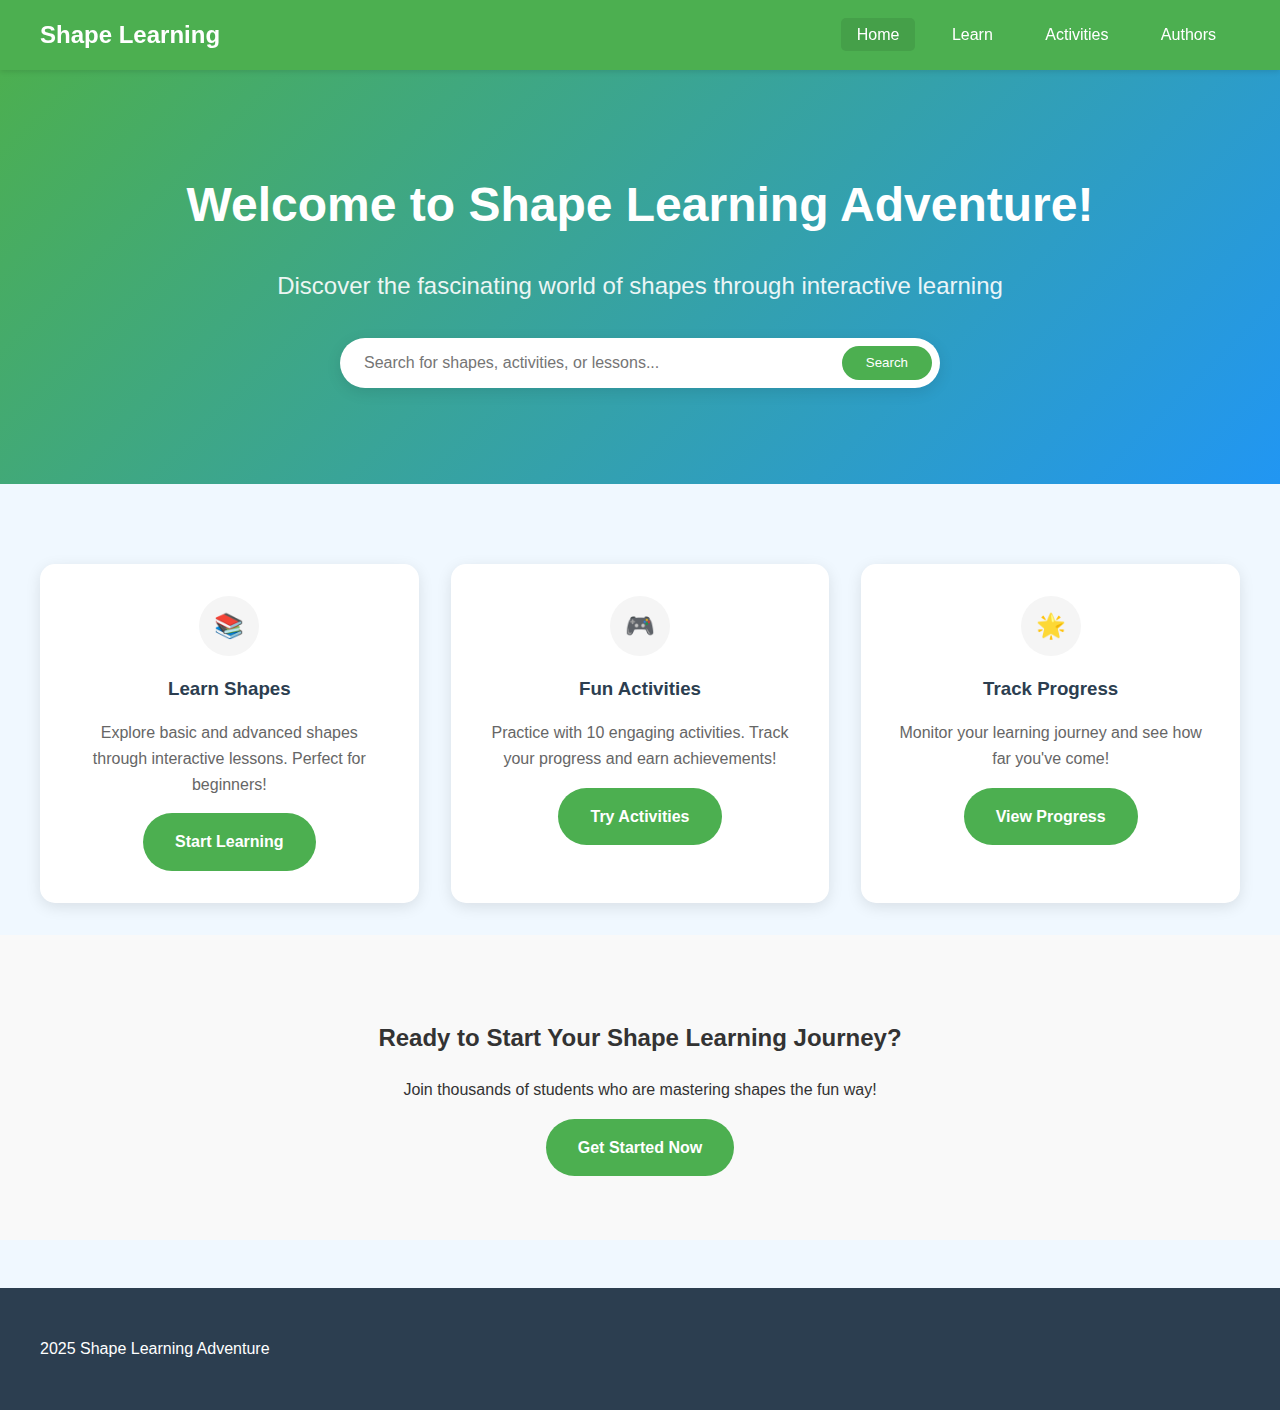
<file: index.html>
<!DOCTYPE html>
<html lang="en">
<head>
    <meta charset="UTF-8">
    <meta name="viewport" content="width=device-width, initial-scale=1.0">
    <title>Shape Learning Adventure</title>
    <link rel="stylesheet" href="styles.css">
    <style>
        .hero-section {
            background: linear-gradient(135deg, #4CAF50, #2196F3);
            color: white;
            padding: 4rem 2rem;
            text-align: center;
            margin-bottom: 3rem;
        }

        .hero-title {
            font-size: 3rem;
            margin-bottom: 1rem;
            animation: fadeInUp 1s ease;
        }

        .hero-subtitle {
            font-size: 1.5rem;
            margin-bottom: 2rem;
            opacity: 0.9;
        }

        .search-container {
            max-width: 600px;
            margin: 0 auto 2rem;
            padding: 0 1rem;
            position: relative;
        }

        .search-bar {
            display: flex;
            gap: 0.5rem;
            background: white;
            padding: 0.5rem;
            border-radius: 50px;
            box-shadow: 0 4px 15px rgba(0,0,0,0.1);
        }

        .search-input {
            flex: 1;
            border: none;
            padding: 0.5rem 1rem;
            font-size: 1rem;
            outline: none;
            border-radius: 25px;
        }

        .search-button {
            background: #4CAF50;
            color: white;
            border: none;
            padding: 0.5rem 1.5rem;
            border-radius: 25px;
            cursor: pointer;
            transition: background 0.3s;
        }

        .search-button:hover {
            background: #45a049;
        }

        .search-results {
            position: absolute;
            top: 100%;
            left: 0;
            right: 0;
            background: white;
            border-radius: 10px;
            box-shadow: 0 4px 15px rgba(0,0,0,0.1);
            margin-top: 0.5rem;
            max-height: 300px;
            overflow-y: auto;
            display: none;
        }

        .search-results.active {
            display: block;
        }

        .result-item {
            padding: 1rem;
            border-bottom: 1px solid #eee;
            display: flex;
            align-items: center;
            gap: 1rem;
            cursor: pointer;
            transition: background 0.3s;
        }

        .result-item:last-child {
            border-bottom: none;
        }

        .result-item:hover {
            background: #f5f5f5;
        }

        .result-icon {
            width: 40px;
            height: 40px;
            background: #f0f0f0;
            border-radius: 50%;
            display: flex;
            align-items: center;
            justify-content: center;
            font-size: 1.2rem;
        }

        .result-content {
            flex: 1;
        }

        .result-title {
            font-weight: bold;
            color: #2c3e50;
            margin-bottom: 0.25rem;
        }

        .result-category {
            font-size: 0.9rem;
            color: #666;
        }

        .no-results {
            padding: 1rem;
            text-align: center;
            color: #666;
        }

        .features-grid {
            display: grid;
            grid-template-columns: repeat(auto-fit, minmax(250px, 1fr));
            gap: 2rem;
            padding: 2rem;
            max-width: 1200px;
            margin: 0 auto;
        }

        .feature-card {
            background: white;
            border-radius: 15px;
            padding: 2rem;
            text-align: center;
            box-shadow: 0 4px 15px rgba(0,0,0,0.1);
            transition: transform 0.3s;
        }

        .feature-card:hover {
            transform: translateY(-10px);
        }

        .feature-icon {
            width: 60px;
            height: 60px;
            margin: 0 auto 1rem;
            background: #f5f5f5;
            border-radius: 50%;
            display: flex;
            align-items: center;
            justify-content: center;
            font-size: 1.5rem;
        }

        .feature-title {
            color: #2c3e50;
            margin-bottom: 1rem;
        }

        .feature-description {
            color: #666;
            line-height: 1.6;
        }

        .cta-section {
            text-align: center;
            padding: 4rem 2rem;
            background: #f9f9f9;
        }

        .cta-button {
            display: inline-block;
            background: #4CAF50;
            color: white;
            padding: 1rem 2rem;
            border-radius: 50px;
            text-decoration: none;
            font-weight: bold;
            transition: background 0.3s;
        }

        .cta-button:hover {
            background: #45a049;
        }

        @keyframes fadeInUp {
            from {
                opacity: 0;
                transform: translateY(20px);
            }
            to {
                opacity: 1;
                transform: translateY(0);
            }
        }
    </style>
</head>
<body>
    <nav>
        <div class="nav-content">
            <a href="index.html" class="logo">Shape Learning</a>
            <div class="nav-links">
                <a href="index.html" class="active">Home</a>
                <a href="learn.html">Learn</a>
                <a href="activities.html">Activities</a>
                <a href="authors.html">Authors</a>
            </div>
        </div>
    </nav>

    <div class="hero-section">
        <h1 class="hero-title">Welcome to Shape Learning Adventure!</h1>
        <p class="hero-subtitle">Discover the fascinating world of shapes through interactive learning</p>
        
        <div class="search-container">
            <div class="search-bar">
                <input type="text" class="search-input" placeholder="Search for shapes, activities, or lessons..." id="searchInput" oninput="performSearch()">
                <button class="search-button" onclick="performSearch()">Search</button>
            </div>
            <div class="search-results" id="searchResults"></div>
        </div>
    </div>

    <div class="features-grid">
        <div class="feature-card">
            <div class="feature-icon">📚</div>
            <h3 class="feature-title">Learn Shapes</h3>
            <p class="feature-description">Explore basic and advanced shapes through interactive lessons. Perfect for beginners!</p>
            <a href="learn.html" class="cta-button">Start Learning</a>
        </div>

        <div class="feature-card">
            <div class="feature-icon">🎮</div>
            <h3 class="feature-title">Fun Activities</h3>
            <p class="feature-description">Practice with 10 engaging activities. Track your progress and earn achievements!</p>
            <a href="activities.html" class="cta-button">Try Activities</a>
        </div>

        <div class="feature-card">
            <div class="feature-icon">🌟</div>
            <h3 class="feature-title">Track Progress</h3>
            <p class="feature-description">Monitor your learning journey and see how far you've come!</p>
            <a href="activities.html" class="cta-button">View Progress</a>
        </div>
    </div>

    <div class="cta-section">
        <h2>Ready to Start Your Shape Learning Journey?</h2>
        <p>Join thousands of students who are mastering shapes the fun way!</p>
        <a href="learn.html" class="cta-button">Get Started Now</a>
    </div>

    <footer>
        <div class="footer-content">
            <div class="copyright">
                <p> 2025 Shape Learning Adventure</p>
            </div>
        </div>
    </footer>

    <script>
        const searchableContent = {
            shapes: [
                { title: 'Circle', description: 'A round shape with no corners', icon: '⭕', link: 'learn.html#circle' },
                { title: 'Square', description: 'A shape with 4 equal sides', icon: '⬛', link: 'learn.html#square' },
                { title: 'Triangle', description: 'A shape with 3 sides', icon: '△', link: 'learn.html#triangle' },
                { title: 'Rectangle', description: 'A shape with 4 sides and 2 pairs of equal sides', icon: '▭', link: 'learn.html#rectangle' }
            ],
            activities: [
                { title: 'Shape Identification', description: 'Learn to identify different shapes', icon: '🎯', link: 'activities.html#activity1' },
                { title: 'Count the Sides', description: 'Practice counting sides of shapes', icon: '🔢', link: 'activities.html#activity2' },
                { title: 'Shape Properties', description: 'Learn about shape properties', icon: '📐', link: 'activities.html#activity3' },
                { title: 'Real World Shapes', description: 'Find shapes in everyday objects', icon: '🏠', link: 'activities.html#activity4' },
                { title: 'Drawing Practice', description: 'Practice drawing shapes', icon: '✏️', link: 'activities.html#activity5' },
                { title: 'Pattern Recognition', description: 'Find patterns in shapes', icon: '🔄', link: 'activities.html#activity6' },
                { title: 'Angles Counter', description: 'Count angles in shapes', icon: '📏', link: 'activities.html#activity7' },
                { title: 'Shape Symmetry', description: 'Learn about shape symmetry', icon: '🔄', link: 'activities.html#activity8' },
                { title: 'Shape Composition', description: 'Create complex shapes', icon: '🎨', link: 'activities.html#activity9' },
                { title: '3D Shapes', description: 'Explore 3D shapes', icon: '📦', link: 'activities.html#activity10' }
            ],
            lessons: [
                { title: 'Basic Shapes Introduction', description: 'Learn about basic shapes', icon: '📚', link: 'learn.html#basics' },
                { title: 'Shape Properties', description: 'Understand shape properties', icon: '📐', link: 'learn.html#properties' },
                { title: 'Geometric Patterns', description: 'Explore patterns in shapes', icon: '🔄', link: 'learn.html#patterns' },
                { title: '2D Shapes', description: 'Learn about flat shapes', icon: '⭕', link: 'learn.html#2d' },
                { title: '3D Shapes', description: 'Explore three-dimensional shapes', icon: '📦', link: 'learn.html#3d' }
            ]
        };

        function performSearch() {
            const searchInput = document.getElementById('searchInput').value.toLowerCase();
            const resultsContainer = document.getElementById('searchResults');
            
            if (searchInput.length < 2) {
                resultsContainer.classList.remove('active');
                return;
            }

            let resultsHtml = '';
            let resultsFound = false;

            // Search through all categories
            for (const category in searchableContent) {
                const matchingItems = searchableContent[category].filter(item => 
                    item.title.toLowerCase().includes(searchInput) || 
                    item.description.toLowerCase().includes(searchInput)
                );

                matchingItems.forEach(item => {
                    resultsFound = true;
                    resultsHtml += `
                        <a href="${item.link}" class="result-item">
                            <div class="result-icon">${item.icon}</div>
                            <div class="result-content">
                                <div class="result-title">${item.title}</div>
                                <div class="result-category">${category.charAt(0).toUpperCase() + category.slice(1)} - ${item.description}</div>
                            </div>
                        </a>
                    `;
                });
            }

            if (!resultsFound) {
                resultsHtml = '<div class="no-results">No matching content found. Try different keywords!</div>';
            }

            resultsContainer.innerHTML = resultsHtml;
            resultsContainer.classList.add('active');
        }

        // Close search results when clicking outside
        document.addEventListener('click', function(event) {
            const searchContainer = document.querySelector('.search-container');
            const searchResults = document.getElementById('searchResults');
            
            if (!searchContainer.contains(event.target)) {
                searchResults.classList.remove('active');
            }
        });
    </script>
</body>
</html>
</file>
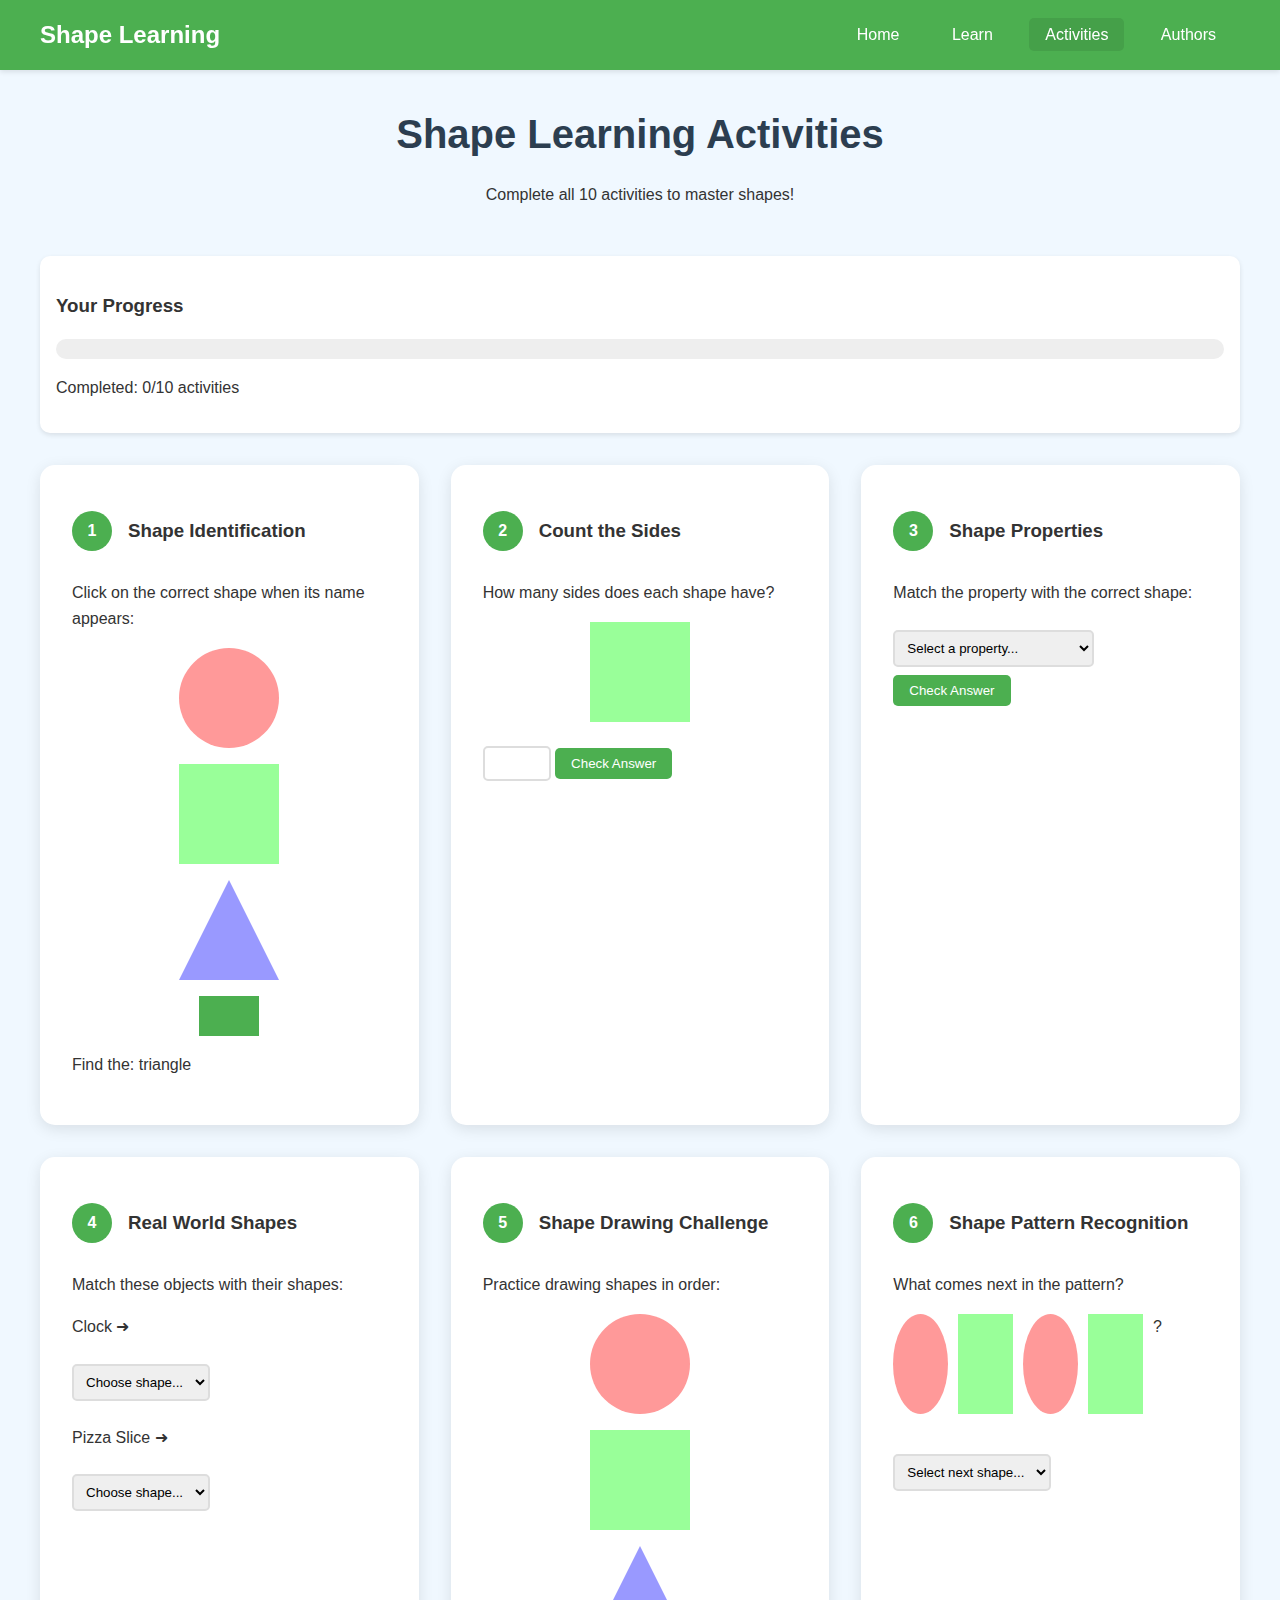
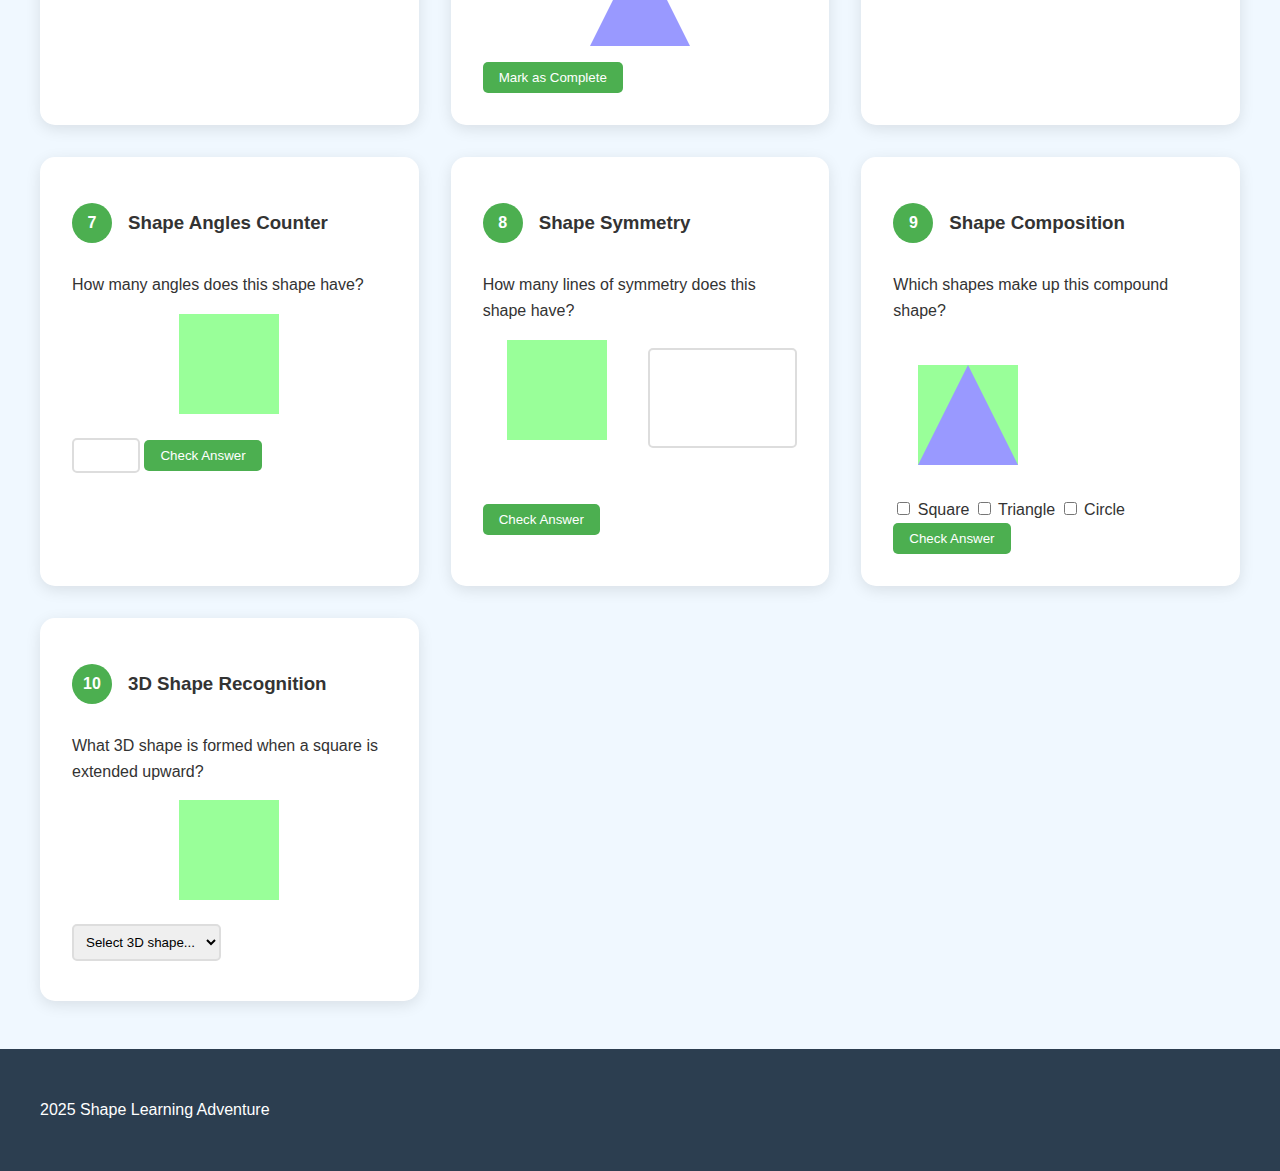
<file: activities.html>
<!DOCTYPE html>
<html lang="en">
<head>
    <meta charset="UTF-8">
    <meta name="viewport" content="width=device-width, initial-scale=1.0">
    <title>Shape Learning Activities</title>
    <link rel="stylesheet" href="styles.css">
    <style>
        .activity-progress {
            background: white;
            padding: 1rem;
            border-radius: 10px;
            margin-bottom: 2rem;
            box-shadow: 0 2px 5px rgba(0,0,0,0.1);
        }
        .progress-bar {
            background: #eee;
            height: 20px;
            border-radius: 10px;
            overflow: hidden;
        }
        .progress-fill {
            background: linear-gradient(45deg, #4CAF50, #2196F3);
            height: 100%;
            width: 0%;
            transition: width 0.5s;
        }
        .activity-grid {
            display: grid;
            grid-template-columns: repeat(auto-fit, minmax(300px, 1fr));
            gap: 2rem;
        }
        .activity-card {
            background: white;
            padding: 2rem;
            border-radius: 15px;
            box-shadow: 0 4px 15px rgba(0,0,0,0.1);
            transition: transform 0.3s;
        }
        .activity-card:hover {
            transform: translateY(-5px);
        }
        .activity-header {
            display: flex;
            align-items: center;
            margin-bottom: 1rem;
        }
        .activity-number {
            width: 40px;
            height: 40px;
            background: #4CAF50;
            color: white;
            border-radius: 50%;
            display: flex;
            align-items: center;
            justify-content: center;
            font-weight: bold;
            margin-right: 1rem;
        }
        .shape-input {
            padding: 0.5rem;
            border: 2px solid #ddd;
            border-radius: 5px;
            margin: 0.5rem 0;
        }
        .check-button {
            background: #4CAF50;
            color: white;
            border: none;
            padding: 0.5rem 1rem;
            border-radius: 5px;
            cursor: pointer;
            transition: background 0.3s;
        }
        .check-button:hover {
            background: #45a049;
        }
        .result-message {
            margin-top: 1rem;
            padding: 0.5rem;
            border-radius: 5px;
            display: none;
        }
        .correct {
            background: #e8f5e9;
            color: #2e7d32;
        }
        .wrong {
            background: #ffebee;
            color: #c62828;
        }
        .shape-grid {
            display: grid;
            grid-template-columns: repeat(2, 1fr);
            gap: 1rem;
        }
        .shape-option {
            padding: 10px;
            border: 2px solid #ddd;
            border-radius: 5px;
            cursor: pointer;
        }
        .shape-option:hover {
            background: #f0f0f0;
        }
        .shape-pattern {
            display: flex;
            gap: 10px;
            margin: 1rem 0;
        }
        .pattern-shape {
            width: 40px;
            height: 40px;
            border: 2px solid #4CAF50;
        }
        .drawing-canvas {
            border: 2px solid #ddd;
            border-radius: 5px;
            margin: 1rem 0;
        }
    </style>
</head>
<body>
    <nav>
        <div class="nav-content">
            <a href="index.html" class="logo">Shape Learning</a>
            <div class="nav-links">
                <a href="index.html">Home</a>
                <a href="learn.html">Learn</a>
                <a href="activities.html" class="active">Activities</a>
                <a href="authors.html">Authors</a>
            </div>
        </div>
    </nav>

    <main>
        <section class="page-header">
            <h1>Shape Learning Activities</h1>
            <p>Complete all 10 activities to master shapes!</p>
        </section>

        <div class="activity-progress">
            <h3>Your Progress</h3>
            <div class="progress-bar">
                <div class="progress-fill" id="progressBar"></div>
            </div>
            <p>Completed: <span id="completedCount">0</span>/10 activities</p>
        </div>

        <div class="activity-grid">
            <div class="activity-card">
                <div class="activity-header">
                    <div class="activity-number">1</div>
                    <h3>Shape Identification</h3>
                </div>
                <p>Click on the correct shape when its name appears:</p>
                <div id="shape-display" class="shapes-container"></div>
                <p id="shape-question">Find the: <span id="target-shape">Circle</span></p>
                <p class="result-message" id="result1"></p>
            </div>

            <div class="activity-card">
                <div class="activity-header">
                    <div class="activity-number">2</div>
                    <h3>Count the Sides</h3>
                </div>
                <p>How many sides does each shape have?</p>
                <div class="shape square"></div>
                <input type="number" class="shape-input" min="0" max="10" id="sidesInput">
                <button class="check-button" onclick="checkSides(4)">Check Answer</button>
                <p class="result-message" id="result2"></p>
            </div>

            <div class="activity-card">
                <div class="activity-header">
                    <div class="activity-number">3</div>
                    <h3>Shape Properties</h3>
                </div>
                <p>Match the property with the correct shape:</p>
                <select class="shape-input" id="propertySelect">
                    <option value="">Select a property...</option>
                    <option value="circle">No corners, perfectly round</option>
                    <option value="square">4 equal sides and angles</option>
                    <option value="triangle">3 sides and angles</option>
                </select>
                <button class="check-button" onclick="checkProperty()">Check Answer</button>
                <p class="result-message" id="result3"></p>
            </div>

            <div class="activity-card">
                <div class="activity-header">
                    <div class="activity-number">4</div>
                    <h3>Real World Shapes</h3>
                </div>
                <p>Match these objects with their shapes:</p>
                <div class="matching-pairs">
                    <div class="match-item">
                        <p>Clock ➜</p>
                        <select class="shape-input" onchange="checkMatch(this, 'circle')">
                            <option value="">Choose shape...</option>
                            <option value="circle">Circle</option>
                            <option value="square">Square</option>
                            <option value="triangle">Triangle</option>
                        </select>
                    </div>
                    <div class="match-item">
                        <p>Pizza Slice ➜</p>
                        <select class="shape-input" onchange="checkMatch(this, 'triangle')">
                            <option value="">Choose shape...</option>
                            <option value="circle">Circle</option>
                            <option value="square">Square</option>
                            <option value="triangle">Triangle</option>
                        </select>
                    </div>
                </div>
                <p class="result-message" id="result4"></p>
            </div>

            <div class="activity-card">
                <div class="activity-header">
                    <div class="activity-number">5</div>
                    <h3>Shape Drawing Challenge</h3>
                </div>
                <p>Practice drawing shapes in order:</p>
                <div class="drawing-sequence">
                    <div class="shape circle"></div>
                    <div class="shape square"></div>
                    <div class="shape triangle"></div>
                </div>
                <button class="check-button" onclick="completeDrawing()">Mark as Complete</button>
                <p class="result-message" id="result5"></p>
            </div>

            <div class="activity-card">
                <div class="activity-header">
                    <div class="activity-number">6</div>
                    <h3>Shape Pattern Recognition</h3>
                </div>
                <p>What comes next in the pattern?</p>
                <div class="shape-pattern">
                    <div class="shape circle"></div>
                    <div class="shape square"></div>
                    <div class="shape circle"></div>
                    <div class="shape square"></div>
                    <div class="shape">?</div>
                </div>
                <select class="shape-input" onchange="checkPattern(this)">
                    <option value="">Select next shape...</option>
                    <option value="circle">Circle</option>
                    <option value="square">Square</option>
                    <option value="triangle">Triangle</option>
                </select>
                <p class="result-message" id="result6"></p>
            </div>

            <div class="activity-card">
                <div class="activity-header">
                    <div class="activity-number">7</div>
                    <h3>Shape Angles Counter</h3>
                </div>
                <p>How many angles does this shape have?</p>
                <div class="shape square"></div>
                <input type="number" class="shape-input" min="0" max="10" id="angleInput">
                <button class="check-button" onclick="checkAngles(4)">Check Answer</button>
                <p class="result-message" id="result7"></p>
            </div>

            <div class="activity-card">
                <div class="activity-header">
                    <div class="activity-number">8</div>
                    <h3>Shape Symmetry</h3>
                </div>
                <p>How many lines of symmetry does this shape have?</p>
                <div class="shape-grid">
                    <div class="shape square"></div>
                    <input type="number" class="shape-input" min="0" max="10" id="symmetryInput">
                </div>
                <button class="check-button" onclick="checkSymmetry(4)">Check Answer</button>
                <p class="result-message" id="result8"></p>
            </div>

            <div class="activity-card">
                <div class="activity-header">
                    <div class="activity-number">9</div>
                    <h3>Shape Composition</h3>
                </div>
                <p>Which shapes make up this compound shape?</p>
                <div class="shape-composition">
                    <svg width="150" height="150" viewBox="0 0 150 150">
                        <rect x="25" y="25" width="100" height="100" fill="#99FF99"/>
                        <polygon points="75,25 125,125 25,125" fill="#9999FF"/>
                    </svg>
                </div>
                <div class="shape-options">
                    <label><input type="checkbox" value="square"> Square</label>
                    <label><input type="checkbox" value="triangle"> Triangle</label>
                    <label><input type="checkbox" value="circle"> Circle</label>
                </div>
                <button class="check-button" onclick="checkComposition(['square','triangle'])">Check Answer</button>
                <p class="result-message" id="result9"></p>
            </div>

            <div class="activity-card">
                <div class="activity-header">
                    <div class="activity-number">10</div>
                    <h3>3D Shape Recognition</h3>
                </div>
                <p>What 3D shape is formed when a square is extended upward?</p>
                <div class="shape square"></div>
                <select class="shape-input" onchange="check3DShape(this)">
                    <option value="">Select 3D shape...</option>
                    <option value="cube">Cube</option>
                    <option value="sphere">Sphere</option>
                    <option value="cylinder">Cylinder</option>
                    <option value="cone">Cone</option>
                </select>
                <p class="result-message" id="result10"></p>
            </div>
        </div>
    </main>

    <footer>
        <div class="footer-content">
            <div class="copyright">
                <p> 2025 Shape Learning Adventure</p>
            </div>
        </div>
    </footer>

    <script>
        // Track completed activities
        let completedActivities = new Set();
        const totalActivities = 10;

        // Update progress bar
        function updateProgress(activityNumber) {
            if (!completedActivities.has(activityNumber)) {
                completedActivities.add(activityNumber);
                const progress = (completedActivities.size / totalActivities) * 100;
                document.getElementById('progressBar').style.width = progress + '%';
                document.getElementById('completedCount').textContent = completedActivities.size;
            }
        }

        // Shape Identification Activity
        const shapes = ['circle', 'square', 'triangle', 'rectangle'];
        
        const shapeDisplay = document.getElementById('shape-display');
        
        shapes.forEach(shape => {
            const shapeDiv = document.createElement('div');
            shapeDiv.className = `shape ${shape}`;
            shapeDiv.onclick = () => checkShape(shape);
            shapeDisplay.appendChild(shapeDiv);
        });

        function checkShape(selectedShape) {
            const targetShape = document.getElementById('target-shape').textContent.toLowerCase();
            const result = document.getElementById('result1');
            
            if (selectedShape === targetShape) {
                result.textContent = 'Correct! Well done! ';
                result.className = 'result-message correct';
                result.style.display = 'block';
                updateProgress(1);
            } else {
                result.textContent = 'Try again! ';
                result.className = 'result-message wrong';
                result.style.display = 'block';
            }
        }

        // Count Sides Activity
        function checkSides(correctSides) {
            const input = document.getElementById('sidesInput');
            const result = document.getElementById('result2');
            
            if (parseInt(input.value) === correctSides) {
                result.textContent = 'Correct! Great job! ';
                result.className = 'result-message correct';
                result.style.display = 'block';
                updateProgress(2);
            } else {
                result.textContent = 'Try again! Count carefully ';
                result.className = 'result-message wrong';
                result.style.display = 'block';
            }
        }

        // Shape Properties Activity
        function checkProperty() {
            const select = document.getElementById('propertySelect');
            const result = document.getElementById('result3');
            
            if (select.value !== '') {
                result.textContent = 'Great job matching properties! ';
                result.className = 'result-message correct';
                result.style.display = 'block';
                updateProgress(3);
            }
        }

        // Real World Shapes Activity
        function checkMatch(select, correctShape) {
            const result = document.getElementById('result4');
            
            if (select.value === correctShape) {
                result.textContent = 'Correct match! ';
                result.className = 'result-message correct';
                result.style.display = 'block';
                updateProgress(4);
            } else if (select.value !== '') {
                result.textContent = 'Try another shape! ';
                result.className = 'result-message wrong';
                result.style.display = 'block';
            }
        }

        // Drawing Challenge Activity
        function completeDrawing() {
            const result = document.getElementById('result5');
            result.textContent = 'Great job practicing your shapes! ';
            result.className = 'result-message correct';
            result.style.display = 'block';
            updateProgress(5);
        }

        // Shape Pattern Recognition Activity
        function checkPattern(select) {
            const result = document.getElementById('result6');
            if (select.value === 'circle') {
                result.textContent = 'Correct! You found the pattern! ';
                result.className = 'result-message correct';
                result.style.display = 'block';
                updateProgress(6);
            } else if (select.value !== '') {
                result.textContent = 'Try again! Look at how the pattern repeats.';
                result.className = 'result-message wrong';
                result.style.display = 'block';
            }
        }

        // Shape Angles Counter Activity
        function checkAngles(correctAngles) {
            const input = document.getElementById('angleInput');
            const result = document.getElementById('result7');
            if (parseInt(input.value) === correctAngles) {
                result.textContent = 'Correct! This shape has ' + correctAngles + ' angles! ';
                result.className = 'result-message correct';
                result.style.display = 'block';
                updateProgress(7);
            } else {
                result.textContent = 'Try again! Count each corner of the shape.';
                result.className = 'result-message wrong';
                result.style.display = 'block';
            }
        }

        // Shape Symmetry Activity
        function checkSymmetry(correctLines) {
            const input = document.getElementById('symmetryInput');
            const result = document.getElementById('result8');
            if (parseInt(input.value) === correctLines) {
                result.textContent = 'Correct! A square has ' + correctLines + ' lines of symmetry! ';
                result.className = 'result-message correct';
                result.style.display = 'block';
                updateProgress(8);
            } else {
                result.textContent = 'Try again! Think about all the ways you can fold the shape in half.';
                result.className = 'result-message wrong';
                result.style.display = 'block';
            }
        }

        // Shape Composition Activity
        function checkComposition(correctShapes) {
            const checkboxes = document.querySelectorAll('input[type="checkbox"]:checked');
            const selected = Array.from(checkboxes).map(cb => cb.value);
            const result = document.getElementById('result9');
            
            if (selected.length === correctShapes.length && 
                selected.every(shape => correctShapes.includes(shape))) {
                result.textContent = 'Correct! You identified all the shapes! ';
                result.className = 'result-message correct';
                result.style.display = 'block';
                updateProgress(9);
            } else {
                result.textContent = 'Try again! Look carefully at the compound shape.';
                result.className = 'result-message wrong';
                result.style.display = 'block';
            }
        }

        // 3D Shape Recognition Activity
        function check3DShape(select) {
            const result = document.getElementById('result10');
            if (select.value === 'cube') {
                result.textContent = 'Correct! A square extended upward forms a cube! ';
                result.className = 'result-message correct';
                result.style.display = 'block';
                updateProgress(10);
            } else if (select.value !== '') {
                result.textContent = 'Try again! Think about what shape you get when you extend a square up.';
                result.className = 'result-message wrong';
                result.style.display = 'block';
            }
        }

        // Initialize with random shape
        document.getElementById('target-shape').textContent = shapes[Math.floor(Math.random() * shapes.length)];
    </script>
</body>
</html>
</file>
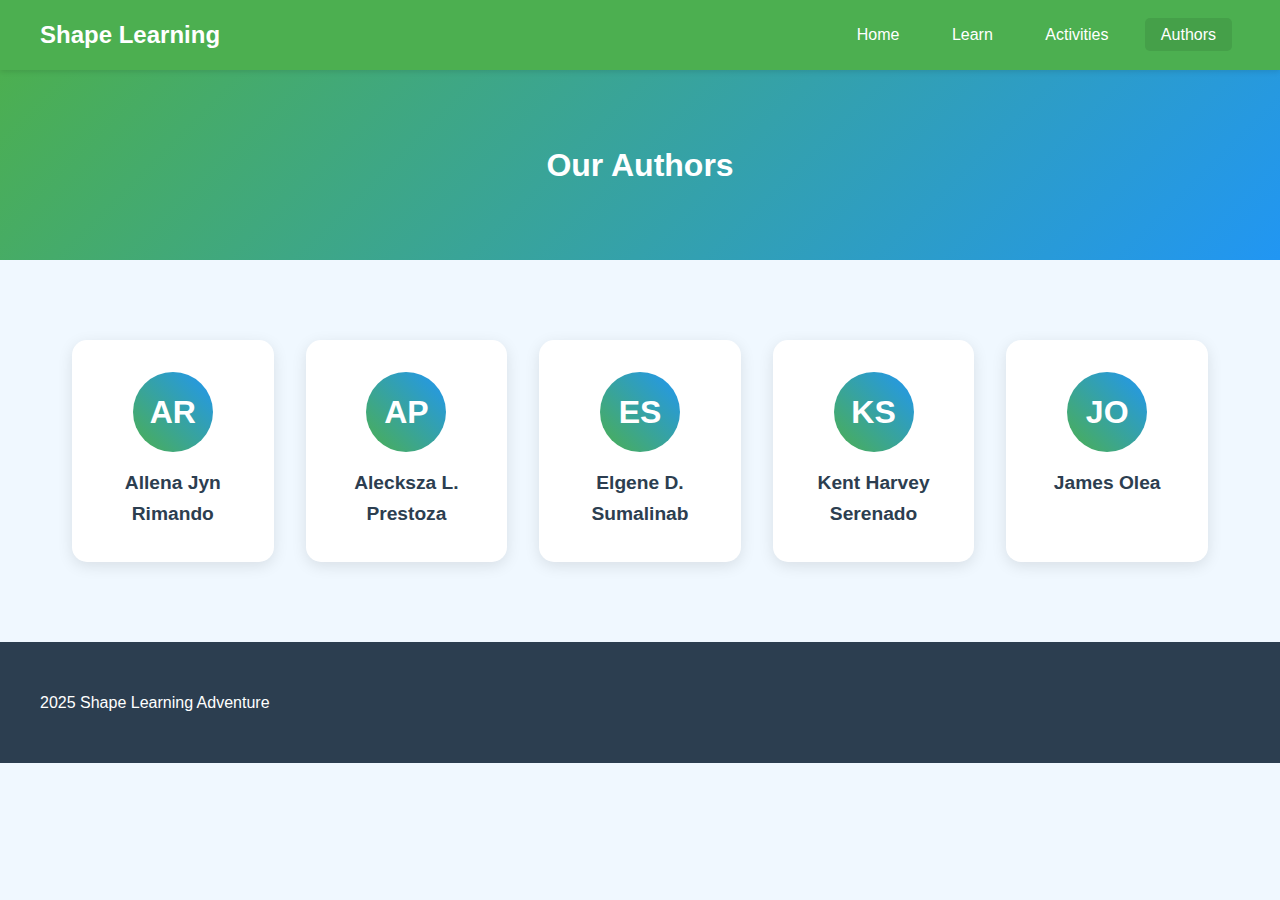
<file: authors.html>
<!DOCTYPE html>
<html lang="en">
<head>
    <meta charset="UTF-8">
    <meta name="viewport" content="width=device-width, initial-scale=1.0">
    <title>Meet Our Authors</title>
    <link rel="stylesheet" href="styles.css">
    <style>
        .authors-hero {
            background: linear-gradient(135deg, #4CAF50, #2196F3);
            color: white;
            padding: 3rem 2rem;
            text-align: center;
            margin-bottom: 3rem;
        }
        .authors-grid {
            display: grid;
            grid-template-columns: repeat(auto-fit, minmax(200px, 1fr));
            gap: 2rem;
            padding: 2rem;
        }
        .author-card {
            background: white;
            border-radius: 15px;
            padding: 2rem;
            text-align: center;
            box-shadow: 0 4px 15px rgba(0,0,0,0.1);
            transition: transform 0.3s;
        }
        .author-card:hover {
            transform: translateY(-10px);
        }
        .author-initial {
            width: 80px;
            height: 80px;
            border-radius: 50%;
            margin: 0 auto 1rem;
            background: linear-gradient(45deg, #4CAF50, #2196F3);
            display: flex;
            align-items: center;
            justify-content: center;
            color: white;
            font-size: 2rem;
            font-weight: bold;
        }
        .author-name {
            color: #2c3e50;
            font-size: 1.2rem;
            margin: 0;
            padding: 0;
        }
    </style>
</head>
<body>
    <nav>
        <div class="nav-content">
            <a href="index.html" class="logo">Shape Learning</a>
            <div class="nav-links">
                <a href="index.html">Home</a>
                <a href="learn.html">Learn</a>
                <a href="activities.html">Activities</a>
                <a href="authors.html" class="active">Authors</a>
            </div>
        </div>
    </nav>

    <div class="authors-hero">
        <h1>Our Authors</h1>
    </div>

    <main>
        <div class="authors-grid">
            <div class="author-card">
                <div class="author-initial">AR</div>
                <h2 class="author-name">Allena Jyn Rimando</h2>
            </div>

            <div class="author-card">
                <div class="author-initial">AP</div>
                <h2 class="author-name">Alecksza L. Prestoza</h2>
            </div>

            <div class="author-card">
                <div class="author-initial">ES</div>
                <h2 class="author-name">Elgene D. Sumalinab</h2>
            </div>

            <div class="author-card">
                <div class="author-initial">KS</div>
                <h2 class="author-name">Kent Harvey Serenado</h2>
            </div>

            <div class="author-card">
                <div class="author-initial">JO</div>
                <h2 class="author-name">James Olea</h2>
            </div>
        </div>
    </main>

    <footer>
        <div class="footer-content">
            <div class="copyright">
                <p> 2025 Shape Learning Adventure</p>
            </div>
        </div>
    </footer>
</body>
</html>
</file>
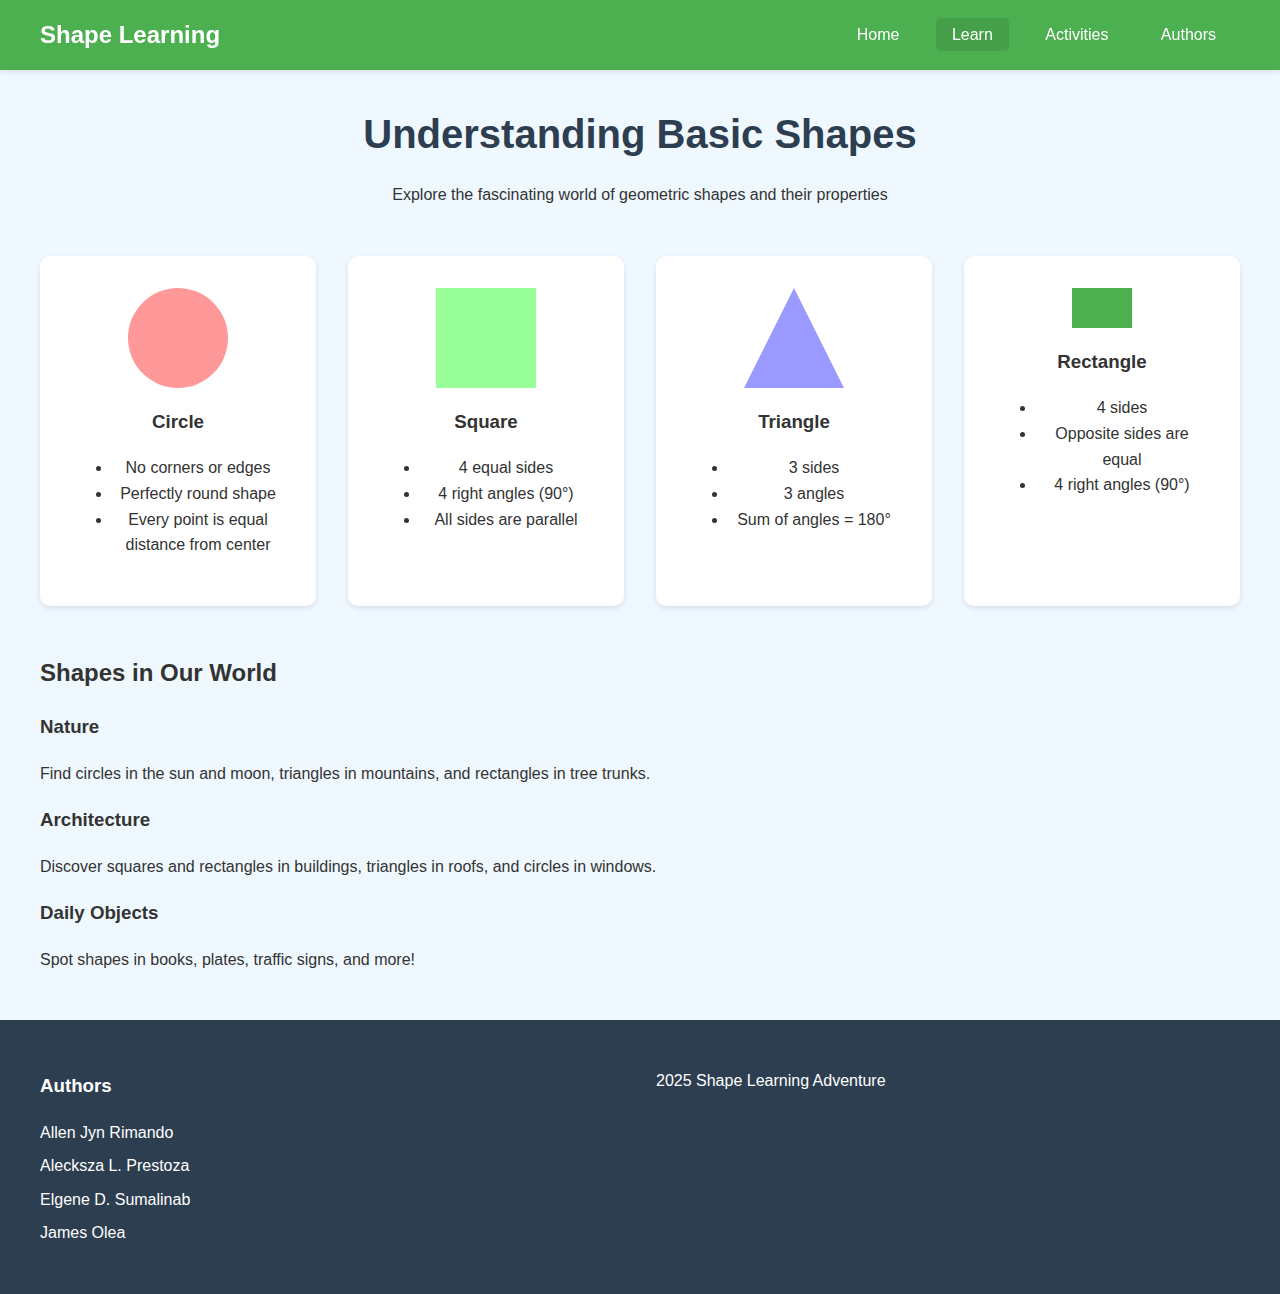
<file: learn.html>
<!DOCTYPE html>
<html lang="en">
<head>
    <meta charset="UTF-8">
    <meta name="viewport" content="width=device-width, initial-scale=1.0">
    <title>Learn Basic Shapes</title>
    <link rel="stylesheet" href="styles.css">
</head>
<body>
    <nav>
        <div class="nav-content">
            <a href="index.html" class="logo">Shape Learning</a>
            <div class="nav-links">
                <a href="index.html">Home</a>
                <a href="learn.html" class="active">Learn</a>
                <a href="activities.html">Activities</a>
                <a href="authors.html">Authors</a>
            </div>
        </div>
    </nav>

    <main>
        <section class="page-header">
            <h1>Understanding Basic Shapes</h1>
            <p>Explore the fascinating world of geometric shapes and their properties</p>
        </section>

        <div class="shape-grid">
            <div class="shape-card">
                <div class="shape circle"></div>
                <h3>Circle</h3>
                <ul>
                    <li>No corners or edges</li>
                    <li>Perfectly round shape</li>
                    <li>Every point is equal distance from center</li>
                </ul>
            </div>

            <div class="shape-card">
                <div class="shape square"></div>
                <h3>Square</h3>
                <ul>
                    <li>4 equal sides</li>
                    <li>4 right angles (90°)</li>
                    <li>All sides are parallel</li>
                </ul>
            </div>

            <div class="shape-card">
                <div class="shape triangle"></div>
                <h3>Triangle</h3>
                <ul>
                    <li>3 sides</li>
                    <li>3 angles</li>
                    <li>Sum of angles = 180°</li>
                </ul>
            </div>

            <div class="shape-card">
                <div class="shape rectangle"></div>
                <h3>Rectangle</h3>
                <ul>
                    <li>4 sides</li>
                    <li>Opposite sides are equal</li>
                    <li>4 right angles (90°)</li>
                </ul>
            </div>
        </div>

        <section class="real-world-examples">
            <h2>Shapes in Our World</h2>
            <div class="examples-grid">
                <div class="example-card">
                    <h3>Nature</h3>
                    <p>Find circles in the sun and moon, triangles in mountains, and rectangles in tree trunks.</p>
                </div>
                <div class="example-card">
                    <h3>Architecture</h3>
                    <p>Discover squares and rectangles in buildings, triangles in roofs, and circles in windows.</p>
                </div>
                <div class="example-card">
                    <h3>Daily Objects</h3>
                    <p>Spot shapes in books, plates, traffic signs, and more!</p>
                </div>
            </div>
        </section>
    </main>

    <footer>
        <div class="footer-content">
            <div class="authors">
                <h3>Authors</h3>
                <ul>
                    <li>Allen Jyn Rimando</li>
                    <li>Alecksza L. Prestoza</li>
                    <li>Elgene D. Sumalinab</li>
                    <li>James Olea</li>
                </ul>
            </div>
            <div class="copyright">
                <p> 2025 Shape Learning Adventure</p>
            </div>
        </div>
    </footer>
</body>
</html>
</file>
<file: styles.css>
/* Global Styles */
:root {
    --primary-color: #4CAF50;
    --secondary-color: #2c3e50;
    --accent-color: #45a049;
    --background-color: #f0f8ff;
    --text-color: #333;
    --white: #ffffff;
}

body {
    font-family: 'Arial', sans-serif;
    margin: 0;
    padding: 0;
    background-color: var(--background-color);
    color: var(--text-color);
    line-height: 1.6;
}

/* Navigation */
nav {
    background-color: var(--primary-color);
    padding: 1rem;
    position: sticky;
    top: 0;
    z-index: 1000;
    box-shadow: 0 2px 5px rgba(0,0,0,0.1);
}

.nav-content {
    max-width: 1200px;
    margin: 0 auto;
    display: flex;
    justify-content: space-between;
    align-items: center;
}

.logo {
    font-size: 1.5rem;
    font-weight: bold;
    color: var(--white);
    text-decoration: none;
}

.nav-links a {
    color: var(--white);
    text-decoration: none;
    padding: 0.5rem 1rem;
    margin: 0 0.5rem;
    border-radius: 5px;
    transition: background-color 0.3s;
}

.nav-links a:hover,
.nav-links a.active {
    background-color: var(--accent-color);
}

/* Main Content */
main {
    max-width: 1200px;
    margin: 2rem auto;
    padding: 0 1rem;
}

.page-header {
    text-align: center;
    margin-bottom: 3rem;
}

.page-header h1 {
    color: var(--secondary-color);
    font-size: 2.5rem;
    margin-bottom: 1rem;
}

/* Shape Cards */
.shape-grid {
    display: grid;
    grid-template-columns: repeat(auto-fit, minmax(250px, 1fr));
    gap: 2rem;
    margin-bottom: 3rem;
}

.shape-card {
    background-color: var(--white);
    padding: 2rem;
    border-radius: 10px;
    box-shadow: 0 2px 5px rgba(0,0,0,0.1);
    text-align: center;
    transition: transform 0.3s;
}

.shape-card:hover {
    transform: translateY(-5px);
}

/* Shapes */
.shape {
    width: 100px;
    height: 100px;
    margin: 0 auto 1rem;
    transition: transform 0.3s;
}

.shape:hover {
    transform: rotate(360deg);
}

.circle {
    border-radius: 50%;
    background-color: #FF9999;
}

.square {
    background-color: #99FF99;
}

.triangle {
    width: 0;
    height: 0;
    border-left: 50px solid transparent;
    border-right: 50px solid transparent;
    border-bottom: 100px solid #9999FF;
}

.rectangle {
    width: 60px;
    height: 40px;
    background-color: #4CAF50;
}

/* Add any additional shape styles below */

/* Activities */
.activity {
    background-color: var(--white);
    padding: 2rem;
    border-radius: 10px;
    margin-bottom: 2rem;
    box-shadow: 0 2px 5px rgba(0,0,0,0.1);
}

/* Resources */
.resources-grid {
    display: grid;
    grid-template-columns: repeat(auto-fit, minmax(300px, 1fr));
    gap: 2rem;
}

.resource-card {
    background-color: var(--white);
    padding: 2rem;
    border-radius: 10px;
    box-shadow: 0 2px 5px rgba(0,0,0,0.1);
}

.download-btn {
    display: inline-block;
    padding: 0.5rem 1rem;
    background-color: var(--primary-color);
    color: var(--white);
    text-decoration: none;
    border-radius: 5px;
    margin-top: 0.5rem;
}

.download-btn:hover {
    background-color: var(--accent-color);
}

/* Footer */
footer {
    background-color: var(--secondary-color);
    color: var(--white);
    padding: 2rem 0;
    margin-top: 3rem;
}

.footer-content {
    max-width: 1200px;
    margin: 0 auto;
    padding: 0 1rem;
    display: grid;
    grid-template-columns: repeat(auto-fit, minmax(200px, 1fr));
    gap: 2rem;
}

.authors ul {
    list-style: none;
    padding: 0;
}

.authors li {
    margin-bottom: 0.5rem;
}

/* Responsive Design */
@media (max-width: 768px) {
    .nav-content {
        flex-direction: column;
        text-align: center;
    }

    .nav-links {
        margin-top: 1rem;
    }

    .nav-links a {
        display: block;
        margin: 0.5rem 0;
    }
}
</file>
